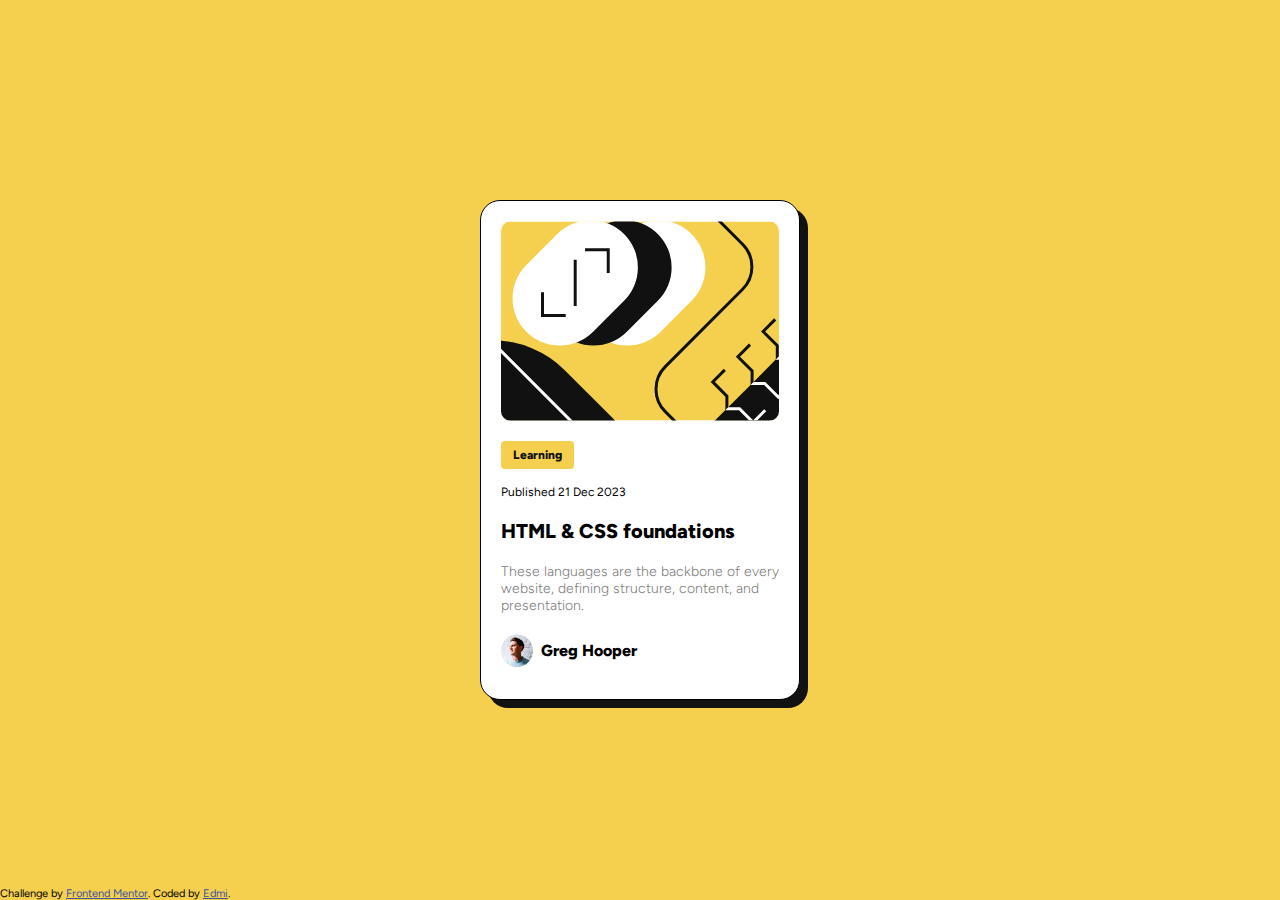
<file: blog-preview-card-main/index.html>
<!DOCTYPE html>
<html lang="en">
<head>
  <meta charset="UTF-8">
  <meta name="viewport" content="width=device-width, initial-scale=1.0"> <!-- displays site properly based on user's device -->

  <link rel="icon" type="image/png" sizes="32x32" href="./assets/images/favicon-32x32.png">
  
  <title>Frontend Mentor | Blog preview card</title>
  <link rel="stylesheet" href="./styles.css">
  <style>
    .attribution { 
      font-size: 11px; 
      text-align: center;
      position: absolute;
      bottom: 0;
    }
    .attribution a { color: hsl(228, 45%, 44%); }
  </style>
</head>
<body>

  <main class="main">
    <div class="card">
      <figure class="card__image-container">
        <img src="./assets/images/illustration-article.svg" alt="">
      </figure>

      <a class="card__button" href="#">
        Learning
      </a>
    
      <p class="card__date">
        Published 21 Dec 2023
      </p>
    
      <h3 class="card__title">
        HTML & CSS foundations
      </h3>

      <p class="card__description">
        These languages are the backbone of every website, defining structure, content, and presentation.
      </p>
    
      <div class="card__footer">
        <figure class="card__profile-image-container">
          <img src="./assets/images/image-avatar.webp" alt="Greg Hooper profile picture">
        </figure>
        <p>
          Greg Hooper
        </p>
      </div>

    </div>
    
    <div class="attribution">
      Challenge by <a href="https://www.frontendmentor.io?ref=challenge" target="_blank">Frontend Mentor</a>. 
      Coded by <a href="https://github.com/EdwinMiguel">Edmi</a>.
    </div>
  </main>
  
</body>
</html>
</file>
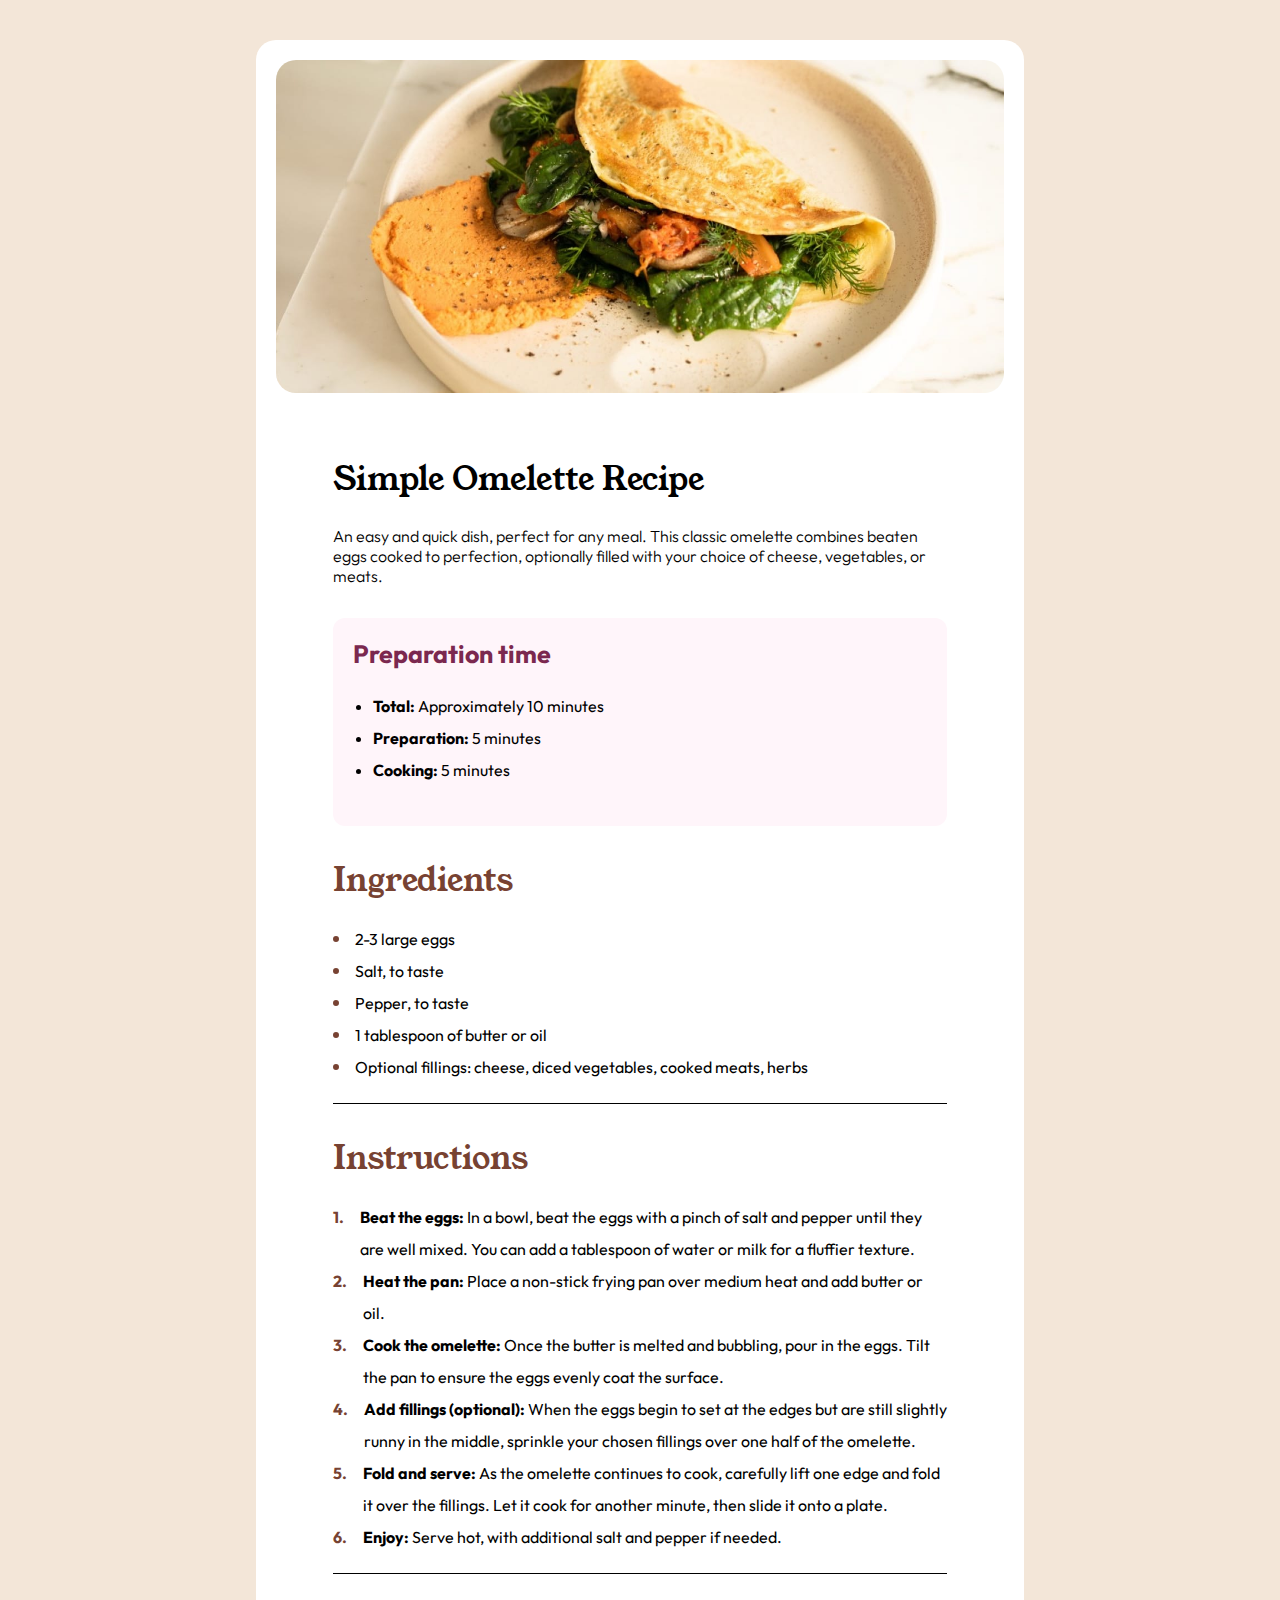
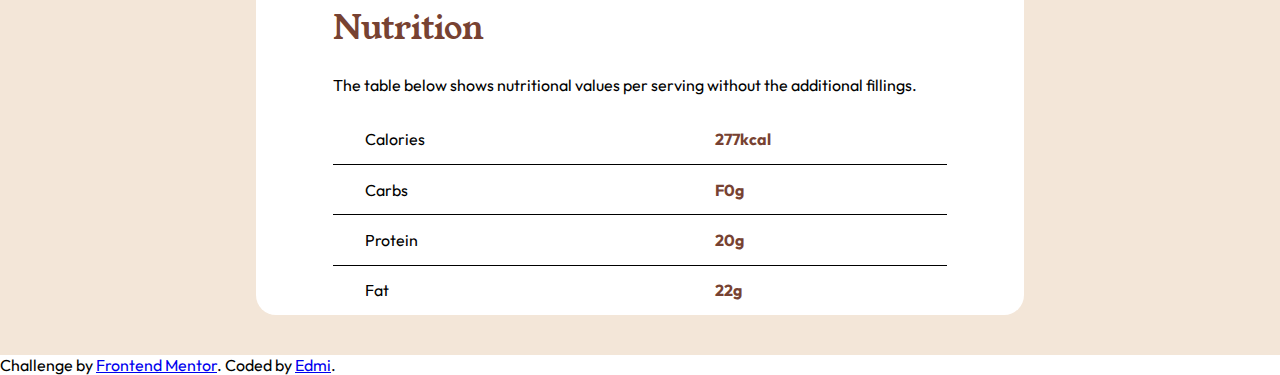
<file: recipe-page-main/index.html>
<!DOCTYPE html>
<html lang="en">
<head>
  <meta charset="UTF-8">
  <meta name="viewport" content="width=device-width, initial-scale=1.0"> <!-- displays site properly based on user's device -->
  <link rel="icon" type="image/png" sizes="32x32" href="./assets/images/favicon-32x32.png">
  <title>Frontend Mentor | Recipe page</title>
  <link rel="stylesheet" href="./styles.css">
</head>

<body>
  <div class="layout">
    
    <main class="main">
        <figure class="image-container">
          <img src="./assets/images/image-omelette.jpeg" alt="omelette">
        </figure>
      <div class="main__section">
        <h1 class="main__title">
          Simple Omelette Recipe
        </h1>
        <p class="main__description">
          An easy and quick dish, perfect for any meal. This classic omelette combines beaten eggs cooked 
          to perfection, optionally filled with your choice of cheese, vegetables, or meats.
        </p>
        
        <div class="main__info">
          <h3 class="main__info-title">
            Preparation time
          </h3>
    
          <div class="main__info-list-container">
            <ul class="main__info-list">
              <li class="main__info-item">
                <strong>Total:</strong> Approximately 10 minutes
              </li>
              <li class="main__info-item">
                <strong>Preparation:</strong>
                 5 minutes
              </li>
              <li class="main__info-item">
                <strong>Cooking:</strong>
                 5 minutes
              </li>
            </ul>
          </div>
        </div>
  
        <h2 class="main__section-title">
          Ingredients
        </h2>
      
        <ul class="main__section-list">
          <li class="main__section-item">
            <span></span>
            2-3 large eggs
          </li>
          <li class="main__section-item">
            <span></span>
            Salt, to taste
          </li>
          <li class="main__section-item">
            <span></span>
            Pepper, to taste
          </li>
          <li class="main__section-item">
            <span></span>
            1 tablespoon of butter or oil
          </li>
          <li class="main__section-item">
            <span></span>
            Optional fillings: cheese, diced vegetables, cooked meats, herbs
          </li>
        </ul>
      </div>
  
      <div class="main__section">
        <h2 class="main__section-title">
          Instructions
        </h2>
      
        <ol class="main__section-list">
          <li class="main__section-item">
            <span class="numb">1.</span>
            <p>
              <strong>Beat the eggs:</strong>
              In a bowl, beat the eggs with a pinch of salt and pepper until they are well mixed. 
              You can add a tablespoon of water or milk for a fluffier texture.
            </p>
          </li>
          <li class="main__section-item">
            <span class="numb">2.</span>
            <p>
              <strong>Heat the pan: </strong>
              Place a non-stick frying pan over medium heat and add butter or oil.
            </p>
          </li>
          <li class="main__section-item">
            <span class="numb">3.</span>
            <p>
              <strong>Cook the omelette:</strong>
              Once the butter is melted and bubbling, pour in the eggs. Tilt the pan to ensure 
              the eggs evenly coat the surface.
            </p>
          </li>
          <li class="main__section-item">
            <span class="numb">4.</span>
            <p>
              <strong>Add fillings (optional):</strong>
              When the eggs begin to set at the edges but are still slightly runny in the 
              middle, sprinkle your chosen fillings over one half of the omelette.
            </p>
          </li>
          <li class="main__section-item">
            <span class="numb">5.</span>
            <p>
              <strong>Fold and serve:</strong>
              As the omelette continues to cook, carefully lift one edge and fold it over the 
              fillings. Let it cook for another minute, then slide it onto a plate.
            </p>
          </li>
          <li class="main__section-item">
            <span class="numb">6.</span>
            <p>
              <strong>Enjoy: </strong>
              Serve hot, with additional salt and pepper if needed.
            </p>
          </li>
        </ol>
      </div>
    
      <div class="main__section">
        <h2 class="main__section-title">
          Nutrition
        </h2>
      
        <p class="main__section-paragraph">
          The table below shows nutritional values per serving without the additional fillings.
        </p>
      
      <table class="main__section--table">
        <tbody>
          <tr class="main__section--table-row">
            <td>Calories</td>
            <td><strong>277kcal</strong></td>
          </tr>
          <tr class="main__section--table-row">
            <td>Carbs</td>
            <td><strong>F0g</strong></td>
          </tr>
          <tr class="main__section--table-row">
            <td>Protein</td>
            <td><strong>20g</strong></td>
          </tr>
          <tr class="main__section--table-row">
            <td>Fat</td>
            <td><strong>22g</strong></td>
          </tr>
        </tbody>
      </table>
    </main>
  </div>

  <div class="attribution">
    Challenge by <a href="https://www.frontendmentor.io?ref=challenge" target="_blank">Frontend Mentor</a>. 
    Coded by <a href="https://github.com/EdwinMiguel">Edmi</a>.
  </div>
</body>
</html>
</file>
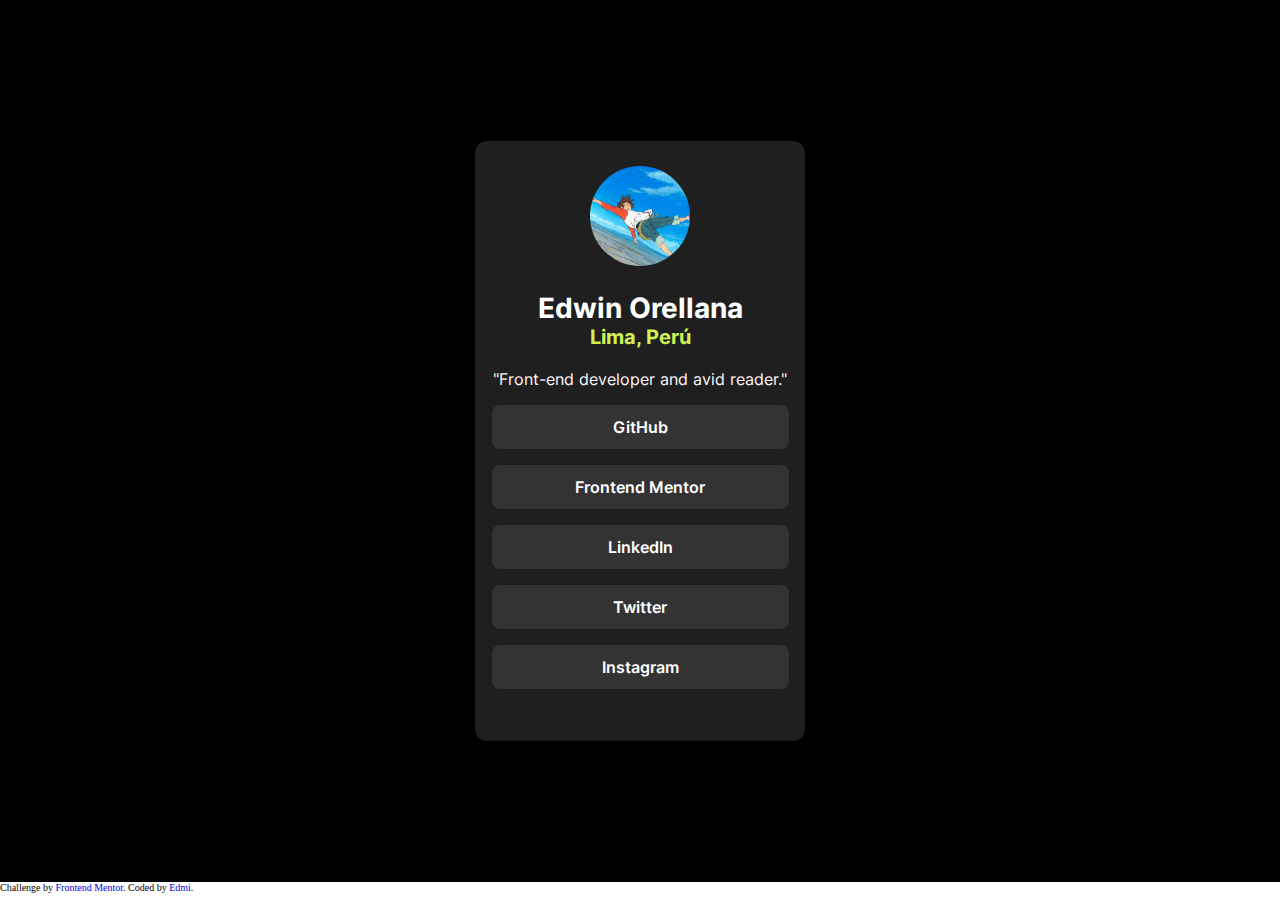
<file: social-links-profile-main/index.html>
<!DOCTYPE html>
<html lang="en">
<head>
  <meta charset="UTF-8">
  <meta name="viewport" content="width=device-width, initial-scale=1.0"> <!-- displays site properly based on user's device -->

  <link rel="icon" type="image/png" sizes="32x32" href="./assets/images/favicon-32x32.png">
  
  <title>Frontend Mentor | Social links profile</title>
  <link rel="stylesheet" href="./styles.css">
</head>
<body>

  <main class="main">

    <div class="main__card">
      <figure class="image-container">
        <img class="image-container__image" src="./assets/images/eureka seven 1.jpg" alt="">
      </figure>

      <h1 class="main__title">
        Edwin Orellana
      </h1>
    
      <p class="main__address">
        Lima, Perú
      </p>
    
      <p class="main__description">
        "Front-end developer and avid reader."
      </p>
    
      <ul class="main__list">
        <li class="main__item">
          <a href="https://github.com/EdwinMiguel">
            GitHub
          </a>
        </li>
        <li class="main__item">
          <a href="https://www.frontendmentor.io/home">
            Frontend Mentor
          </a>
        </li>
        <li class="main__item">
          <a href="https://www.linkedin.com/">
            LinkedIn
          </a>
        </li>
        <li class="main__item">
          <a href="https://twitter.com/">
            Twitter
          </a>
        </li>
        <li class="main__item">
          <a href="https://www.instagram.com/">
            Instagram
          </a>
        </li>
      </ul>
      
    </div>
    
  </main>
  <div class="attribution">
    Challenge by <a href="https://www.frontendmentor.io?ref=challenge" target="_blank">Frontend Mentor</a>. 
    Coded by <a href="https://github.com/EdwinMiguel">Edmi</a>.
  </div>
</body>
</html>
</file>
<file: blog-preview-card-main/styles.css>
:root {
    --Yellow: hsl(47, 88%, 63%);
    --White: hsl(0, 0%, 100%);
    --Grey: hsl(0, 0%, 50%);
    --Black: hsl(0, 0%, 7%);
}

*, *::before, *::after {
    margin: 0;
    padding: 0;
    box-sizing: border-box;
}

@font-face {
    font-family: 'Figtree-Italic';
    src: url('./assets/fonts/Figtree-Italic-VariableFont_wght.ttf') format('truetype');
}

@font-face {
    font-family: 'Figtree';
    src: url('./assets/fonts/Figtree-VariableFont_wght.ttf') format('truetype');
}

html {
    font-size: 62.5%;
}

body {
    font-family: 'Figtree';
}

.main {
    width: 100%;
    height: 100vh;
    padding: 40px 0;
    display: flex;
    flex-direction: column;
    justify-content: center;
    background-color: var(--Yellow);
}

.card {
    margin: 0 auto;
    width: 320px;
    height: 500px;
    border-radius: 20px;
    border: 1px solid black;
    background-color: var(--White);
    padding: 20px;
    box-shadow: 8px 8px 0px 0px var(--Black);
}

.card .card__image-container {
    width: 100%;
    max-width: 320px;
    height: 200px;
}

.card__image-container img {
    display: inline-block;
    width: 100%;
    height: 100%;
    object-fit: cover;
    border-radius: 10px;
}

.card__button {
    margin-top: 20px;
    display: inline-block;
    height: 28px;
    line-height: 28px;
    padding: 0 12px;
    background-color: var(--Yellow);
    border-radius: 4px;
    text-decoration: none;
    color: var(--Black);
    font-weight: 800;
    font-size: 1.2rem;
    cursor: pointer;
}

.card__button:hover {
    color: var(--White);
    box-shadow: 5px 5px 0px 0px var(--Black);
}

.card .card__date {
    font-size: 1.2rem;
    margin-top: 16px;
}

.card__title {
    margin-top: 20px;
    font-size: 2.0rem;
    font-weight: 800;
}
.card__description {
    margin-top: 20px;
    font-size: 1.4rem;
    font-weight: 300;
    color: var(--Grey);
}

.card__footer {
    margin-top: 20px;
    display: flex;
    flex-direction: row;
    align-items: center;
    gap: 8px;
}

.card__footer .card__profile-image-container {
    width: 32px;
    height: 32px;
}

.card__profile-image-container img {
    width: 100%;
    height: auto;
}

.card__footer p {
    font-size: 1.6rem;
    font-weight: 800;
}
</file>
<file: recipe-page-main/styles.css>
:root {
    --primary-color: hsl(14, 45%, 36%);
    --secondary-color: hsl(332, 51%, 32%);
    --White: hsl(0, 0%, 100%);
    --Rose-White: hsl(330, 100%, 98%);
    --Eggshell: hsl(30, 54%, 90%);
    --Light-Grey: hsl(30, 18%, 87%);
    --Wenge-Brown: hsl(30, 10%, 34%);
    --Dark-Charcoal: hsl(24, 5%, 18%);
    --primary-font: 'young-serif';
    --secondary-font: 'Outfit';
  }

  @font-face {
    font-family: 'young-serif';
    src: url('./assets/fonts/young-serif/YoungSerif-Regular.ttf') format('truetype');
  }

  @font-face {
    font-family: 'Outfit';
    src: url('./assets/fonts/outfit/Outfit-VariableFont_wght.ttf') format('truetype');
  }

  *, *::before, *::after {
    margin: 0;
    padding: 0;
    box-sizing: border-box;
  }

  body {
    font-size: 16px;
    font-family: var(--secondary-font), sans-serif;
  }

  .layout {
    width: 100%;
    height: 100%;
    background-color: var(--Eggshell);
  }

  .image-container {
    min-width: 375px;
    max-width: 768px;
    margin: 0 auto;
  }

  .image-container img {
    width: 100%;
    height: 100%;
  }

  /* main */
  main {
    max-width: 768px;
    border-radius: 20px;
    margin: 0 auto;
    background-color: var(--White);
  }

  .main__section {
    width: 80%;
    margin: 0 auto;
  }

  .main__title {
    padding-top: 40px;
    font-family: var(--primary-font), sans-serif;
    font-weight: 500;
  }

  .main__description {
    margin-top: 24px;
    font-size: 16px;
    font-weight: 300;
  }

  /* preparation */
  .main__info {
    margin-top: 32px;
    background-color: var(--Rose-White);
    padding: 20px 20px;
    border-radius: 12px;
  }

  .main__info .main__info-title {
    font-size: 25px;
    color: var(--secondary-color);
  }

  .main__info .main__info-list-container {
    padding: 20px;
  }

  .main__info-list-container .main__info-list {
    width: 100%;
  }

  .main__info-item {
    line-height: 32px;
  }

  .main__info-item::marker {
    margin-left: 8pxpx;
  }

  /* sections */
  .main .main__section:not(:last-child) {
    border-bottom: 1px solid black;
  }

  .main .main__section .main__section-title {
    font-size: 32px;
    margin-top: 32px;
    font-family: var(--primary-font), sans-serif;
    font-weight: 400;
    color: #774232;
  }
  .main__section .main__section-list {
    padding: 20px 0;
    line-height: 32px;
    list-style: none;
    padding-left: 0; 
  }

  .main__section .main__section-item {
    text-align: left;
    width: 100%;
    font-size: 16px;
    display: flex;
    align-items: center;
  }
  .main__section .main__section-item span {
    display: inline-block;
    border: 3px solid #774232;
    border-radius: 10px;
    text-align: center;
    margin-right: 16px;
  }

  .main__section .main__section-item .numb {
    display: inline-block;
    align-self: start;
    color: #774232;
    font-weight: 700;
    border: none;
    margin-right: 16px;
  }


  .main__section-paragraph {
    text-align: left;
    margin-top: 24px;
  }

  /* table */
  .main__section--table {
    width: 100%;
    height: 200px;
    margin-top: 20px;
    border-collapse: collapse;
  }

  .main__section--table .main__section--table-row:not(:last-child) {
    border-bottom: 1px solid black;
  }

  .main__section--table .main__section--table-row td:nth-child(1) {
    padding-left: 32px;
  }

  .main__section--table .main__section--table-row td:nth-child(2) {
    color: #774232;
    text-align: left;
  }

  @media screen and (min-width: 769px) {
    .layout {
      padding: 40px 0;
    }
    .main {
      border-radius: 20px;
    }

    .main .image-container {
      padding: 20px;
    }

    .image-container img {
      border-radius: 20px;
    }
  }
</file>
<file: social-links-profile-main/styles.css>
:root {
    --Nutmeg: hsl(14, 45%, 36%);
    --Dark-Raspberry: hsl(332, 51%, 32%);
    --White: hsl(0, 0%, 100%);
    --Rose-White: hsl(330, 100%, 98%);
    --Eggshell: hsl(30, 54%, 90%);
    --Light-Grey: hsl(30, 18%, 87%);
    --Wenge-Brown: hsl(30, 10%, 34%);
    --Dark-Charcoal: hsl(24, 5%, 18%);
}

*, *::before, *::after {
    padding: 0;
    margin: 0;
}

@font-face {
    font-family: 'Inter';
    src: url('./assets/fonts/Inter-VariableFont_slnt,wght.ttf') format('truetype');
}

@font-face {
    font-family: 'Inter Bold';
    src: url('./assets/fonts/static/Inter-Bold.ttf') format('truetype');
}


@font-face {
    font-family: 'Inter Regular';
    src: url('./assets/fonts/static/Inter-Regular.ttf') format('truetype');
}


@font-face {
    font-family: 'Inter Semibold';
    src: url('./assets/fonts/static/Inter-SemiBold.ttf') format('truetype');
}

html {
    font-size: 62.5%;
}

body {
    box-sizing: border-box;
}

ul, a {
    list-style: none;
    text-decoration: none;
}

.main {
    width: 100%;
    height: 98vh;
    display: flex;
    background-color: black;
}

.main__card {
    text-align: center;
    align-self: center;
    width: 330px;
    height: 600px;
    background-color: #1f1f1f;
    margin: 0 auto;
    border-radius: 12px;
}

.image-container {
    display: flex;
    width: 100%;
    height: 25%;
    align-items: center;
    justify-content: center;
}

.image-container .image-container__image {
    border-radius: 50%;
    width: 100px;
    height: 100px;
}

.main__title {
    font-size: 2.8rem;
    font-family: 'Inter';
    color: var(--White);
}

.main__address {
    font-family: 'Inter Bold';
    font-size: 2.0rem;
    color: #cef155;
}

.main__description {
    font-family: 'Inter Regular';
    margin-top: 20px;
    font-size: 1.6rem;
    color: var(--Rose-White);
}

.main__list {
    width: 90%;
    margin: 0 auto;
}

.main__list .main__item {
    display: flex;
    align-items: center;
    justify-content: center;
    margin-top: 16px;
    width: 100%;
    height: 44px;
    font-family: 'Inter Semibold';
    background-color: #333333;
    border-radius: 8px;
}

.main__list .main__item a {
    color: var(--White);
    font-size: 1.6rem;
    font-weight: 700;
}


.attribution {
    height: 2vh;
}
</file>
